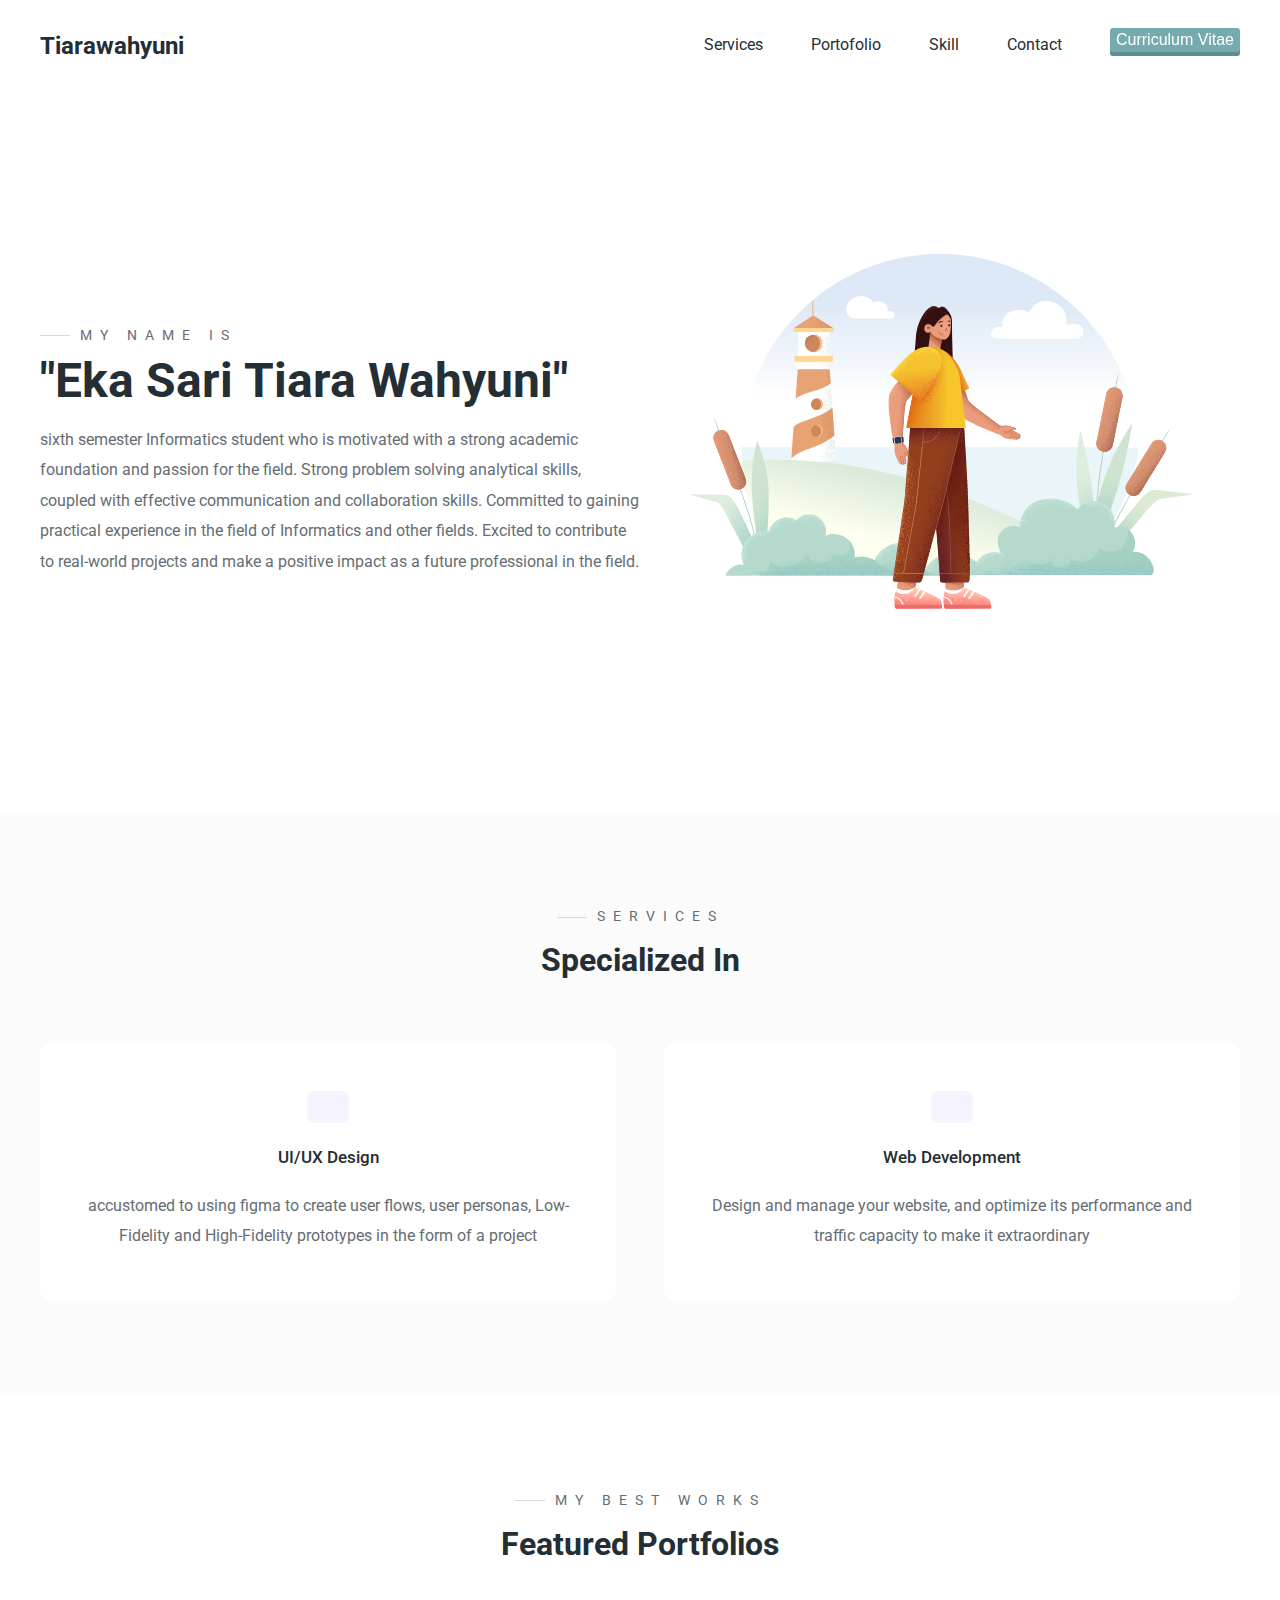
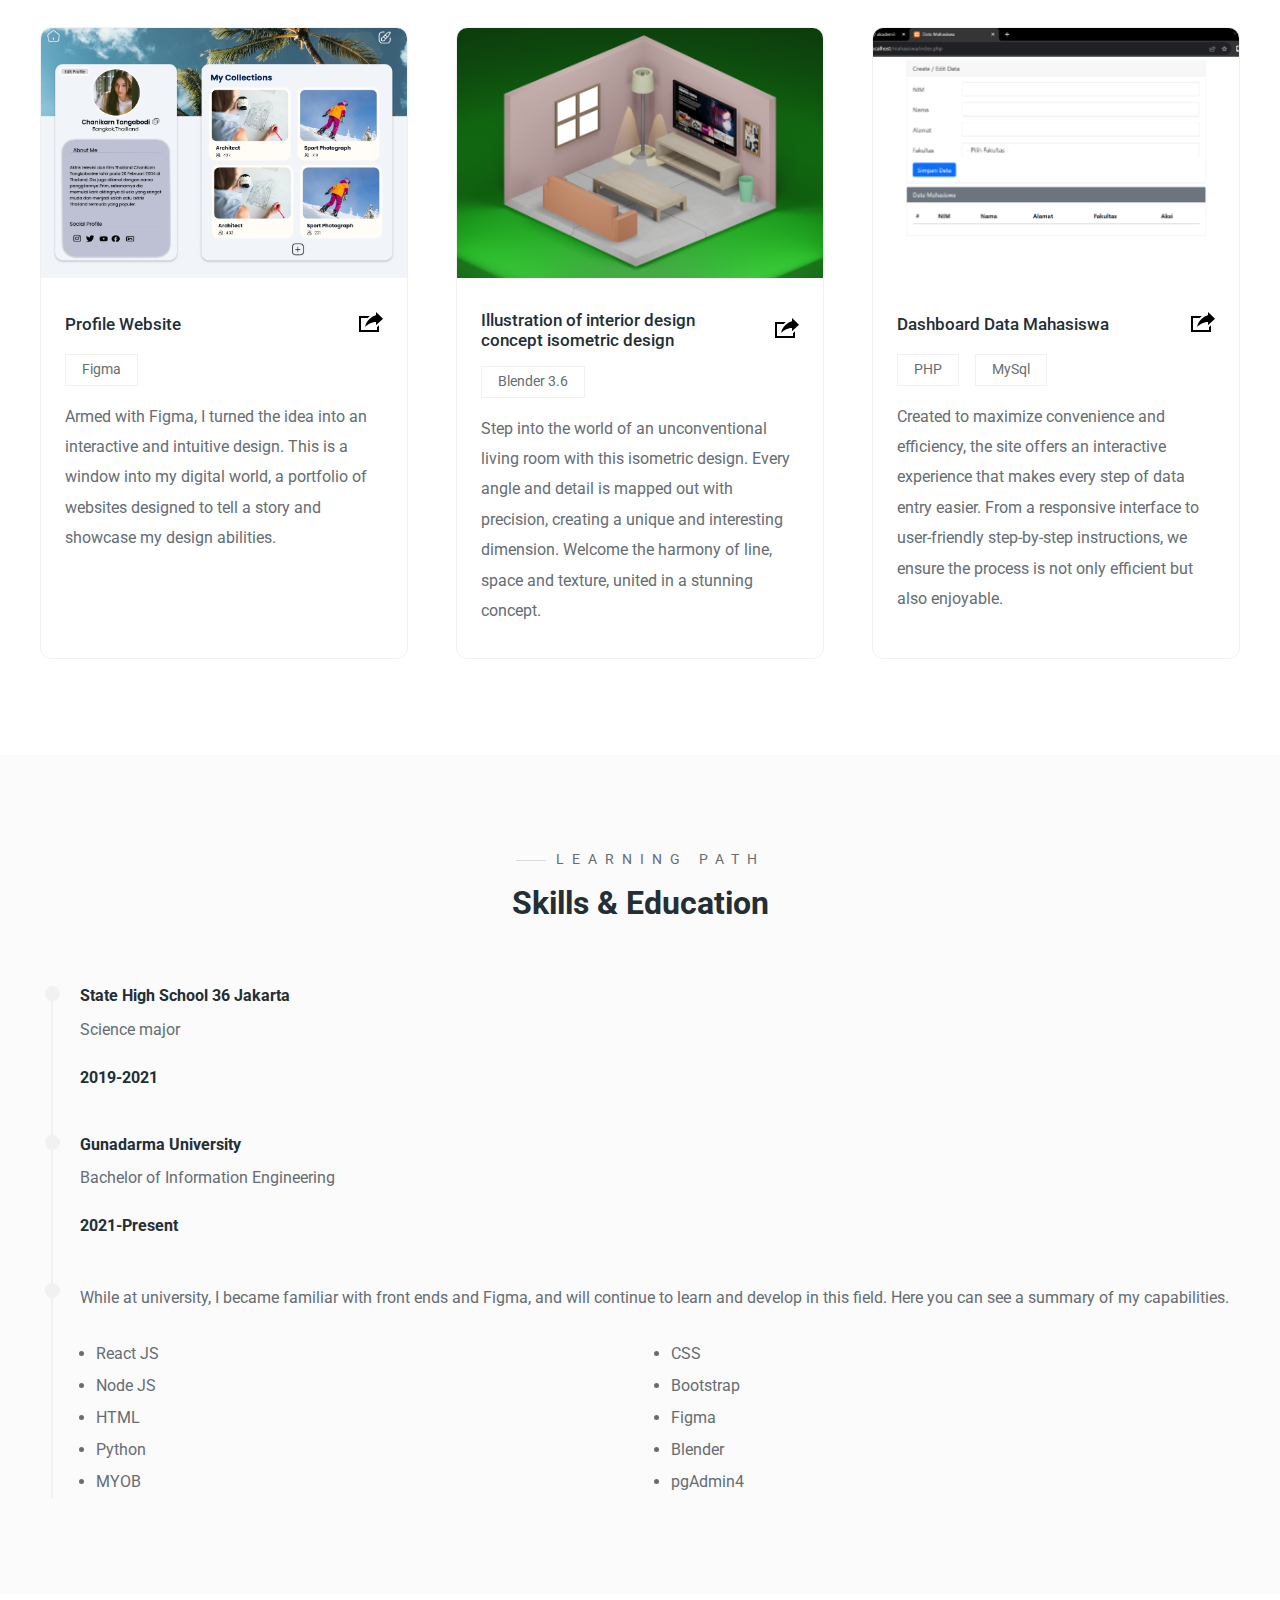
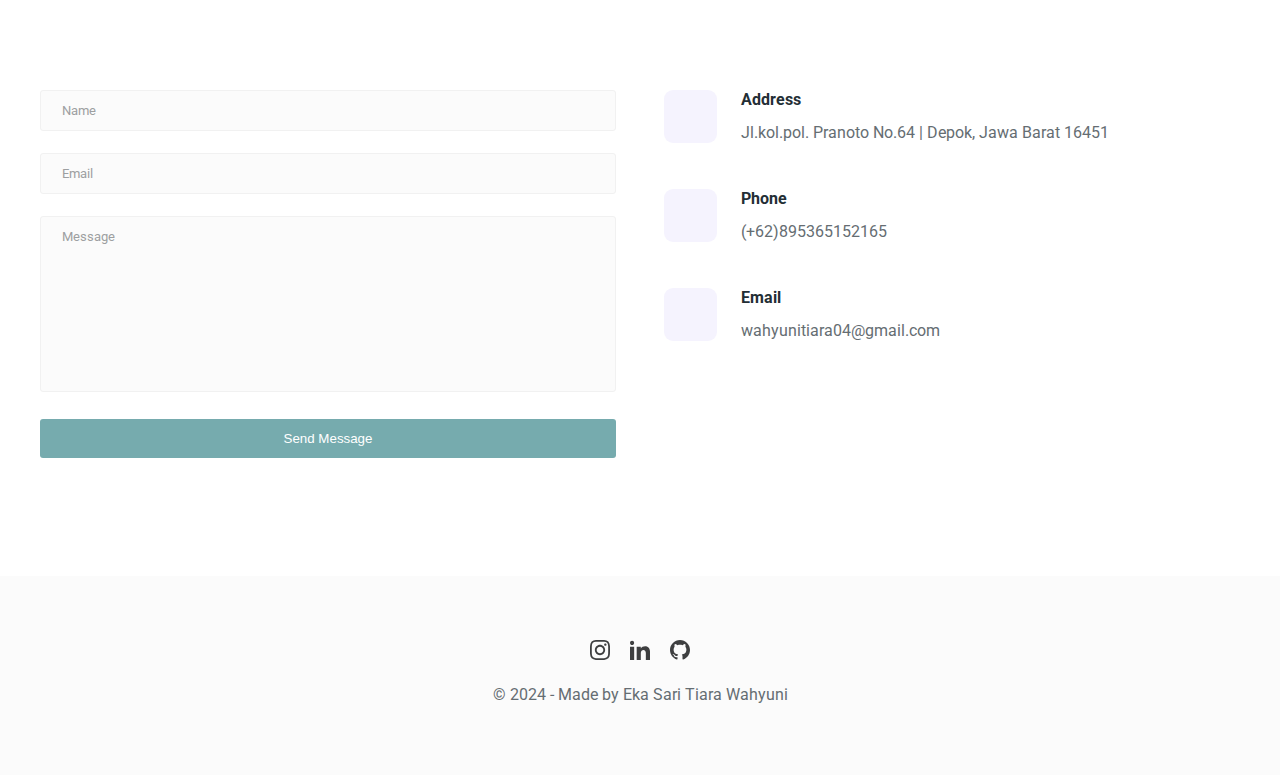
<file: portofolio/index.html>
<!DOCTYPE html>
<html lang="en">
<head>
  <meta charset="UTF-8">
  <meta http-equiv="X-UA-Compatible" content="IE-edge" />
  <meta name="viewport" content="width=device-width, initial-scale=1.0">
  <title>My Portfolio | Eka Sari Tiara Wahyuni</title>
  <link rel="stylesheet" href="style.css" />
  <link rel="stylesheet" href="responsive.css" />
  <link rel="preconnect" href="https://fonts.googleapis.com">
  <script src="https://cdn.lordicon.com/lordicon.js"></script>
<link rel="preconnect" href="https://fonts.gstatic.com" crossorigin>
<link href="https://fonts.googleapis.com/css2?family=Roboto:ital,wght@0,100;0,300;0,400;0,500;0,700;0,900;1,100;1,300;1,400;1,500;1,700;1,900&display=swap" rel="stylesheet">
</head>
<body>
  <!--header-->
  <header>
    <div class="main-container">
      <div class="nav">
        <div class="logo">
          <a href="portofolio/portfolio_tiara">Tiarawahyuni</a>
        </div>

        <nav>
          <ul>
            <li><a href="#services">Services</a></li>
            <li><a href="#portfolios">Portofolio</a></li>
            <li><a href="#skills">Skill</a></li>
            <li><a href="#contact">Contact</a></li>
            <li>
              <a href="CV_Eka Sari Tiara Wahyuni.pdf" target="_blank">
                <style>
                  .front {
                    will-change: transform;
                    transition: transform 250ms;
                  }
                
                  .pushable:hover .front {
                    transform: translateY(-6px);
                  }
                  
                  .pushable:active .front {
                    transform: translateY(-2px);
                  }
                </style>
                
                <button class="pushable">
                  <span class="front">
                    Curriculum Vitae
                  </span>
                </button>
              </a>
            </li>
          </ul>
        </nav>

        <div class="burger">
          <div class="line-1"></div>
          <div class="line-2"></div>
          <div class="line-3"></div>
        </div>
      </div>
      <section id="hero">
        <div class="hero-left">
          <h3 class="pre-title">My name is</h3>
          <h1 class="hero-name">"Eka Sari Tiara Wahyuni"</h1>
          <p>
            sixth semester Informatics student who is motivated with a strong academic foundation and passion for the field. 
            Strong problem solving analytical skills, coupled with effective communication and collaboration skills. Committed to gaining practical experience in the field of Informatics and other fields. 
            Excited to contribute to real-world projects and make a positive impact as a future professional in the field.
          </p> 
        </div>
        <div class="hero-right">
          <img src="./images/hero.svg" alt="Person Standing"/>
        </div>
      </section>
    </div>
  </header>
  <!--end of header-->

  <section id="services">
    <div class="services main-container">
      <h3 class="pre-title">Services</h3>
      <h1 class="section-title services-title">Specialized In</h1>

      <div class="grid-3">
        <!--service 1-->
        <div class="service">
        <div class="service-icon">
          <script src="https://cdn.lordicon.com/lordicon.js"></script>
<lord-icon
    src="https://cdn.lordicon.com/zyzoecaw.json"
    trigger="loop"
    delay="3500"
    colors="primary:#76abae"
    style="width:25px;height:25px">
</lord-icon>
        </div>
        <h4>UI/UX Design</h4>
        <p>accustomed to using figma to create user flows, user personas, 
          Low-Fidelity and High-Fidelity prototypes in the form of a project
        </p>
      </div>

      <!--service 2-->
      <div class="service">
      <div class="service-icon">
        <script src="https://cdn.lordicon.com/lordicon.js"></script>
<lord-icon
    src="https://cdn.lordicon.com/ijahpotn.json"
    trigger="loop"
    delay="3500"
    colors="primary:#76abae"
    style="width:25px;height:25px">
</lord-icon>
      </div>
      <h4>Web Development</h4>
      <p>Design and manage your website, 
        and optimize its performance and traffic capacity to make it extraordinary

      </p>
    </div>
  </div>
  </div> 
  </section>
   <!-- End Services -->

    <!-- Portfolios -->
    <section id="portfolios">
      <div class="portfolios main-container">
        <center>
          <h3 class="pre-title">My Best Works</h3>
          <h1 class="section-title">Featured Portfolios</h1>
        </center>
        
        <div class="grid-3">
          <!-- Portfolio 1 -->
          <div class="portfolio">
            <div class="portfolio-cover">
              <img
                src="./images/portfolios/portfolio-1.png"
                alt="Portfolio 1"
              />
            </div>
            <div class="portfolio-info">
              <div class="portfolio-title">
                <h4>Profile Website</h4>
                <a href="./portfolio_tiara/Figma_UIUX" class="portfolio-link">
                  <svg
                    xmlns="http://www.w3.org/2000/svg"
                    width="24"
                    height="24"
                    viewBox="0 0 24 24"
                  >
                    <path
                      d="M6 17c2.269-9.881 11-11.667 11-11.667v-3.333l7 6.637-7 6.696v-3.333s-6.17-.171-11 5zm12 .145v2.855h-16v-12h6.598c.768-.787 1.561-1.449 2.339-2h-10.937v16h20v-6.769l-2 1.914z"
                    />
                  </svg>
                </a>
              </div>
              <div class="portfolio-tags">
                <div>Figma</div>
              </div>
              <p>
                Armed with Figma, 
                I turned the idea into an interactive and intuitive design. 
                This is a window into my digital world, 
                a portfolio of websites designed to tell a story and showcase my design abilities.
              </p>
            </div>
          </div>

          <!-- Portfolio 2 -->
          <div class="portfolio">
            <div class="portfolio-cover">
              <img
                src="./images/portfolios/portfolio-2.png"
                alt="Portfolio 1"
              />
            </div>
            <div class="portfolio-info">
              <div class="portfolio-title">
                <h4>Illustration of interior design concept isometric design</h4>
                <a href="./portfolio_tiara/Grafik Komputer_Blender" class="portfolio-link">
                  <svg
                    xmlns="http://www.w3.org/2000/svg"
                    width="24"
                    height="24"
                    viewBox="0 0 24 24"
                  >
                    <path
                      d="M6 17c2.269-9.881 11-11.667 11-11.667v-3.333l7 6.637-7 6.696v-3.333s-6.17-.171-11 5zm12 .145v2.855h-16v-12h6.598c.768-.787 1.561-1.449 2.339-2h-10.937v16h20v-6.769l-2 1.914z"
                    />
                  </svg>
                </a>
              </div>
              <div class="portfolio-tags">
                <div>Blender 3.6</div>
              </div>
              <p>
                Step into the world of an unconventional living room with this isometric design. 
                Every angle and detail is mapped out with precision, creating a unique and interesting dimension. 
                Welcome the harmony of line, space and texture, united in a stunning concept.
              </p>
            </div>
          </div>

          <!-- Portfolio 3 -->
          <div class="portfolio">
            <div class="portfolio-cover">
              <img
                src="./images/portfolios/portfolio-3.png"
                alt="Portfolio 1"
              />
            </div>
            <div class="portfolio-info">
              <div class="portfolio-title">
                <h4>Dashboard Data Mahasiswa</h4>
                <a href="./portfolio_tiara/PEMROGRAMAN WEB" class="portfolio-link">
                  <svg
                    xmlns="http://www.w3.org/2000/svg"
                    width="24"
                    height="24"
                    viewBox="0 0 24 24"
                  >
                    <path
                      d="M6 17c2.269-9.881 11-11.667 11-11.667v-3.333l7 6.637-7 6.696v-3.333s-6.17-.171-11 5zm12 .145v2.855h-16v-12h6.598c.768-.787 1.561-1.449 2.339-2h-10.937v16h20v-6.769l-2 1.914z"
                    />
                  </svg>
                </a>
              </div>
              <div class="portfolio-tags">
                <div>PHP</div>
                <div>MySql</div>
              </div>
              <p>
                Created to maximize convenience and efficiency, 
                the site offers an interactive experience that makes every step of data entry easier. 
                From a responsive interface to user-friendly step-by-step instructions, 
                we ensure the process is not only efficient but also enjoyable.
              </p>
            </div>
          </div>
        </div>
      </div>
    </section>
    <!-- End Portfolios -->

    <!-- Skills & Education -->
    <section id="skills">
      <div class="skills main-container">
        <center>
          <h3 class="pre-title">Learning Path</h3>
        <h1 class="section-title">Skills & Education</h1>
        </center>
        <div class="skills-grid">
          <div class="skills-left">
            <div class="education">
              <div class="line">
                <div></div>
              </div>
              <div class="education-info">
                <h4 class="education-title">State High School 36 Jakarta</h4>
                <p>Science major</p>
                <h4 class="education-years">2019-2021</h4>
              </div>
            </div>
            <div class="education">
              <div class="line">
                <div></div>
              </div>

              <div class="education-info">
                <h4 class="education-title">Gunadarma University</h4>
                <p>Bachelor of Information Engineering</p>
                <h4 class="education-years">2021-Present</h4>
              </div>
            </div>
            <div class="education">
              <div class="line">
                <div></div>
              </div>
              
          <div class="skills-right">
            <p>
              While at university, I became familiar with front ends and Figma, 
              and will continue to learn and develop in this field. 
              Here you can see a summary of my capabilities.
            </p>
            <div class="grid-3">
            <div class="skills-list">
              <ul>
                <li>React JS</li>
                <li>Node JS</li>
                <li>HTML</li>
                <li>Python</li>
                <li>MYOB</li>
              </ul>

              <ul>
                <li>CSS</li>
                <li>Bootstrap</li>
                <li>Figma</li>
                <li>Blender</li>
                <li>pgAdmin4</li>
              </ul>
            </div>
          </div>
          </div>
        </div>
      </div>
    </section>
    <!-- End Skills & Education  -->

    <!-- Contact -->
    <section id="contact">
      <div class="contact main-container">
        <div class="contact-left">
          <form
            action="https://formspree.io/f/mzbnjrer"
            method="POST"
            class="contact-form"
          >
            <div>
              <input type="text" placeholder="Name" name="name" />
            </div>
            <div>
              <input type="email" placeholder="Email" name="email" />
            </div>
            <div>
              <textarea
                name="message"
                id="message"
                cols="30"
                rows="10"
                placeholder="Message"
              ></textarea>
            </div>
            <div>
              <button class="btn-submit">Send Message</button>
            </div>
          </form>
        </div>

        <div class="contact-right">
          <div class="contact-item">
            <div class="contact-item-icon">
              <script src="https://cdn.lordicon.com/lordicon.js"></script>
<lord-icon
    src="https://cdn.lordicon.com/iikoxwld.json"
    trigger="hover"
    delay="150"
    colors="primary:#76abae"
    style="width:25px;height:25px">
</lord-icon>
            </div>
            <div class="contact-item-detail">
              <h4>Address</h4>
              <p>Jl.kol.pol. Pranoto No.64 | Depok, Jawa Barat 16451 </p>
            </div>
          </div>

          <div class="contact-item">
            <div class="contact-item-icon">
              <script src="https://cdn.lordicon.com/lordicon.js"></script>
<lord-icon
    src="https://cdn.lordicon.com/srsgifqc.json"
    trigger="hover"
    colors="primary:#76abae"
    style="width:25px;height:25px">
</lord-icon>
            </div>
            <div class="contact-item-detail">
              <h4>Phone</h4>
              <p>(+62)895365152165 </p>
            </div>
          </div>

          <div class="contact-item">
            <div class="contact-item-icon">
              <script src="https://cdn.lordicon.com/lordicon.js"></script>
<lord-icon
    src="https://cdn.lordicon.com/xtzvywzp.json"
    trigger="hover"
    colors="primary:#76abae"
    style="width:25px;height:25px">
</lord-icon>
            </div>
            <div class="contact-item-detail">
              <h4>Email</h4>
              <p>wahyunitiara04@gmail.com</p>
            </div>
          </div>
        </div>
      </div>
    </section>
    <!-- End Contact -->

    <!-- Footer -->
    <footer>
      <div class="footer-icons">
        <a href="https://www.instagram.com/tiaraindaeyo?igsh=MXcyMHdhZDU3ZWp6eA==">
          <svg
            xmlns="http://www.w3.org/2000/svg"
            width="20"
            height="20"
            viewBox="0 0 24 24"
          >
            <path
              d="M12 2.163c3.204 0 3.584.012 4.85.07 3.252.148 4.771 1.691 4.919 4.919.058 1.265.069 1.645.069 4.849 0 3.205-.012 3.584-.069 4.849-.149 3.225-1.664 4.771-4.919 4.919-1.266.058-1.644.07-4.85.07-3.204 0-3.584-.012-4.849-.07-3.26-.149-4.771-1.699-4.919-4.92-.058-1.265-.07-1.644-.07-4.849 0-3.204.013-3.583.07-4.849.149-3.227 1.664-4.771 4.919-4.919 1.266-.057 1.645-.069 4.849-.069zm0-2.163c-3.259 0-3.667.014-4.947.072-4.358.2-6.78 2.618-6.98 6.98-.059 1.281-.073 1.689-.073 4.948 0 3.259.014 3.668.072 4.948.2 4.358 2.618 6.78 6.98 6.98 1.281.058 1.689.072 4.948.072 3.259 0 3.668-.014 4.948-.072 4.354-.2 6.782-2.618 6.979-6.98.059-1.28.073-1.689.073-4.948 0-3.259-.014-3.667-.072-4.947-.196-4.354-2.617-6.78-6.979-6.98-1.281-.059-1.69-.073-4.949-.073zm0 5.838c-3.403 0-6.162 2.759-6.162 6.162s2.759 6.163 6.162 6.163 6.162-2.759 6.162-6.163c0-3.403-2.759-6.162-6.162-6.162zm0 10.162c-2.209 0-4-1.79-4-4 0-2.209 1.791-4 4-4s4 1.791 4 4c0 2.21-1.791 4-4 4zm6.406-11.845c-.796 0-1.441.645-1.441 1.44s.645 1.44 1.441 1.44c.795 0 1.439-.645 1.439-1.44s-.644-1.44-1.439-1.44z"
            />
          </svg>
        </a>

        <a href="https://www.linkedin.com/in/eka-sari-tiara-wahyuni-98767720b">
          <svg
            xmlns="http://www.w3.org/2000/svg"
            width="20"
            height="20"
            viewBox="0 0 24 24"
          >
            <path
              d="M4.98 3.5c0 1.381-1.11 2.5-2.48 2.5s-2.48-1.119-2.48-2.5c0-1.38 1.11-2.5 2.48-2.5s2.48 1.12 2.48 2.5zm.02 4.5h-5v16h5v-16zm7.982 0h-4.968v16h4.969v-8.399c0-4.67 6.029-5.052 6.029 0v8.399h4.988v-10.131c0-7.88-8.922-7.593-11.018-3.714v-2.155z"
            />
          </svg>
        </a>

        <a href="https://github.com/">
          <svg
            xmlns="http://www.w3.org/2000/svg"
            width="20"
            height="20"
            viewBox="0 0 24 24"
          >
            <path
              d="M12 0c-6.626 0-12 5.373-12 12 0 5.302 3.438 9.8 8.207 11.387.599.111.793-.261.793-.577v-2.234c-3.338.726-4.033-1.416-4.033-1.416-.546-1.387-1.333-1.756-1.333-1.756-1.089-.745.083-.729.083-.729 1.205.084 1.839 1.237 1.839 1.237 1.07 1.834 2.807 1.304 3.492.997.107-.775.418-1.305.762-1.604-2.665-.305-5.467-1.334-5.467-5.931 0-1.311.469-2.381 1.236-3.221-.124-.303-.535-1.524.117-3.176 0 0 1.008-.322 3.301 1.23.957-.266 1.983-.399 3.003-.404 1.02.005 2.047.138 3.006.404 2.291-1.552 3.297-1.23 3.297-1.23.653 1.653.242 2.874.118 3.176.77.84 1.235 1.911 1.235 3.221 0 4.609-2.807 5.624-5.479 5.921.43.372.823 1.102.823 2.222v3.293c0 .319.192.694.801.576 4.765-1.589 8.199-6.086 8.199-11.386 0-6.627-5.373-12-12-12z"
            />
          </svg>
        </a>
      </div>
      <p>&#169; 2024 - Made by Eka Sari Tiara Wahyuni</p>
    </footer>
    <!-- End Footer -->

    <script src="main.js"></script>
    
</body>
</html>
</file>
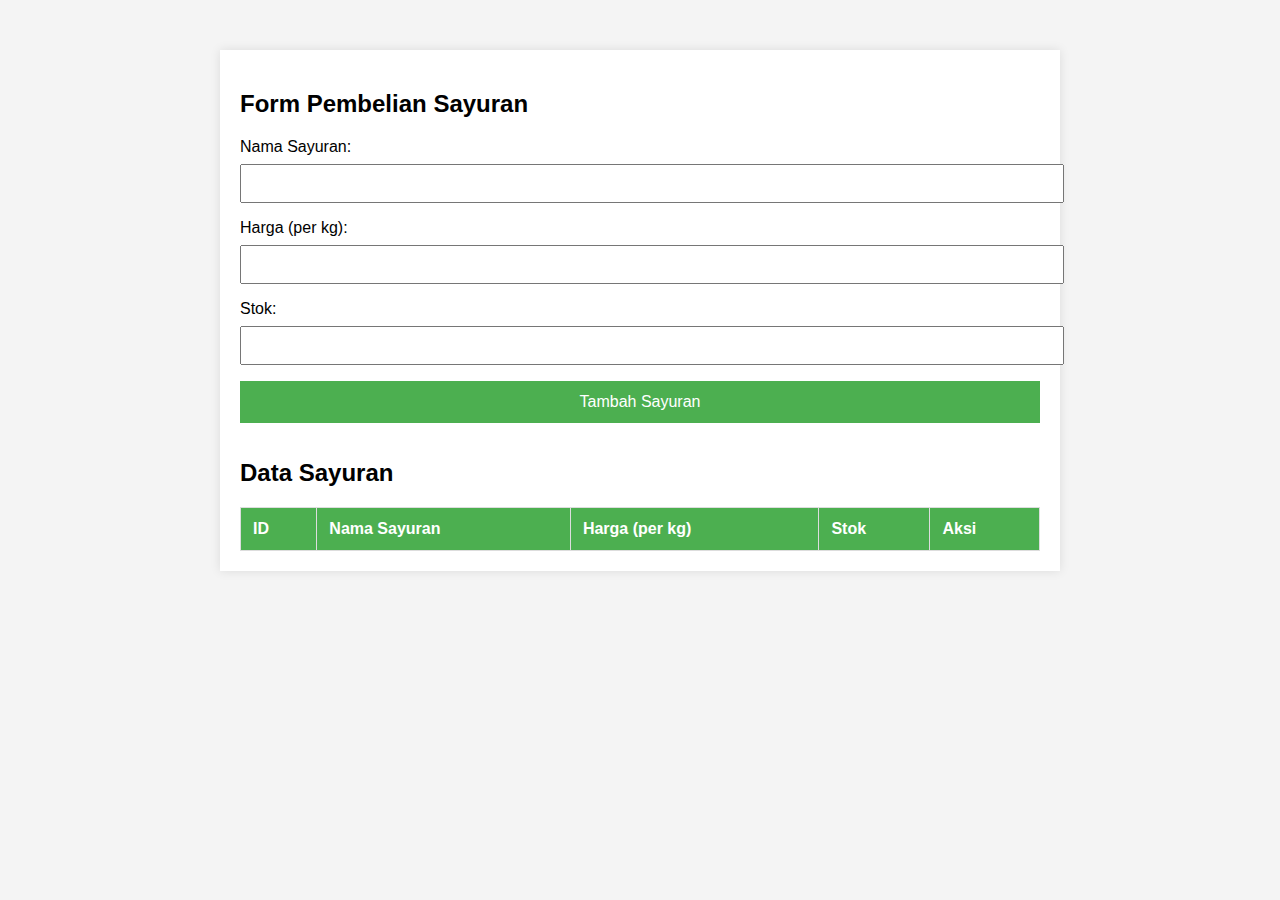
<file: portofolio/portfolio_tiara/PEMROGRAMAN WEB/sayur/index.html>
<!DOCTYPE html>
<html lang="en">
<head>
    <meta charset="UTF-8">
    <meta name="viewport" content="width=device-width, initial-scale=1.0">
    <title>Pembelian Sayuran</title>
    <link rel="stylesheet" href="style.css">
</head>
<body>
    <div class="container">
        <h2>Form Pembelian Sayuran</h2>
        <form action="process.php" method="post">
            <label for="nama_sayuran">Nama Sayuran:</label>
            <input type="text" name="nama_sayuran" required>

            <label for="harga">Harga (per kg):</label>
            <input type="number" step="0.01" name="harga" required>

            <label for="stok">Stok:</label>
            <input type="number" name="stok" required>

            <button type="submit">Tambah Sayuran</button>
        </form>

        <h2>Data Sayuran</h2>
        <table>
            <thead>
                <tr>
                    <th>ID</th>
                    <th>Nama Sayuran</th>
                    <th>Harga (per kg)</th>
                    <th>Stok</th>
                    <th>Aksi</th>
                </tr>
            </thead>
            <tbody>
                <!-- Tampilkan data sayuran disini -->
            </tbody>
        </table>
    </div>
</body>
</html>
</file>
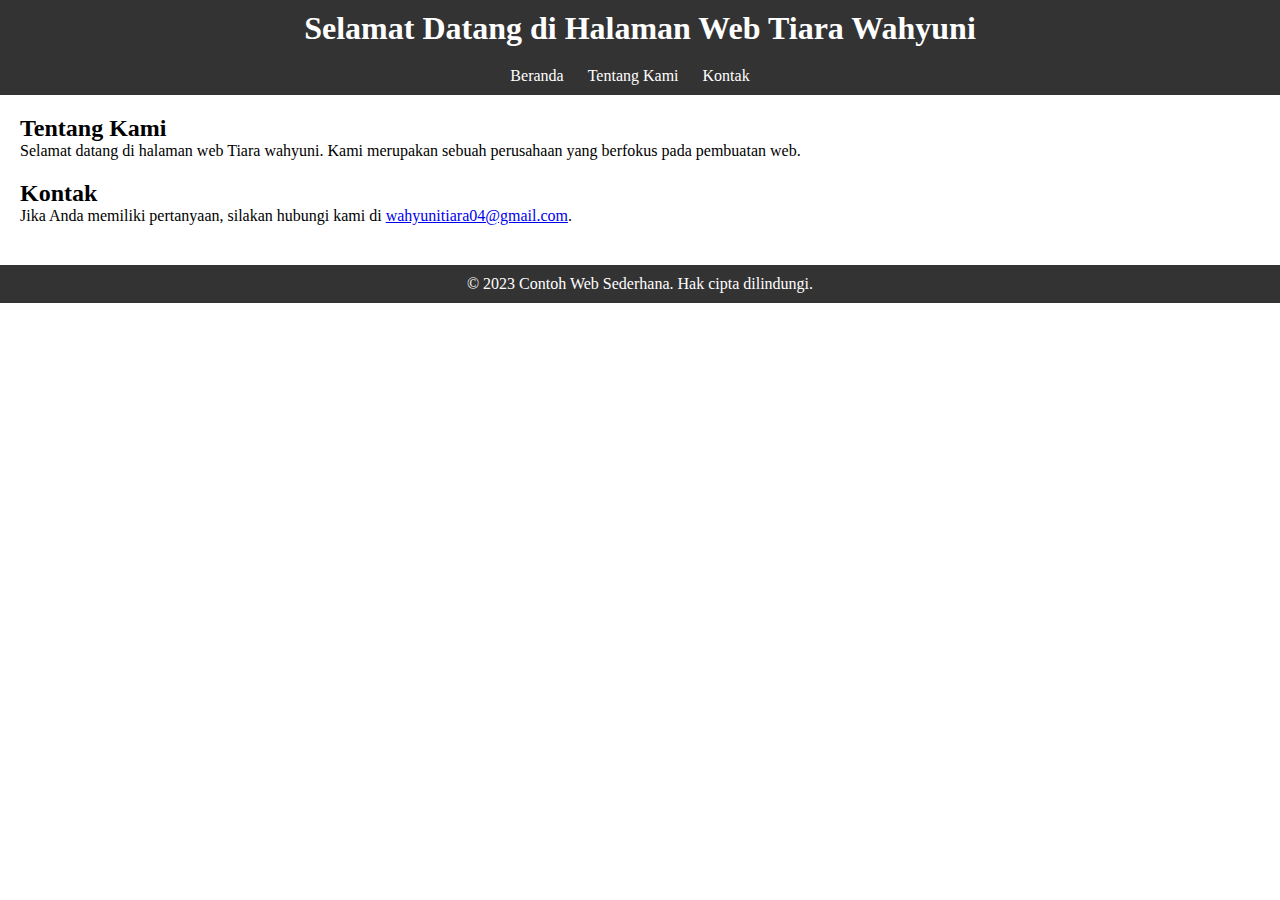
<file: portofolio/portfolio_tiara/PEMROGRAMAN WEB/web.html>
<!DOCTYPE html>
<html>
<head>
    <title>Halaman Web Tiara Wahyuni</title>
    <link rel="stylesheet" type="text/css" href="style.css">
</head>
<body>
    <header>
        <h1>Selamat Datang di Halaman Web Tiara Wahyuni</h1>
    </header>
    <nav>
        <ul>
            <li><a href="#">Beranda</a></li>
            <li><a href="#">Tentang Kami</a></li>
            <li><a href="#">Kontak</a></li>
        </ul>
    </nav>
    <main>
        <section>
            <h2>Tentang Kami</h2>
            <p>Selamat datang di halaman web Tiara wahyuni. Kami merupakan sebuah perusahaan yang berfokus pada pembuatan web.</p>
        </section>
        <section>
            <h2>Kontak</h2>
            <p>Jika Anda memiliki pertanyaan, silakan hubungi kami di <a href="mailto:wahyunitiara04@gmail.com">wahyunitiara04@gmail.com</a>.</p>
        </section>
    </main>
    <footer>
        <p>&copy; 2023 Contoh Web Sederhana. Hak cipta dilindungi.</p>
    </footer>
</body>
</html>
</file>
<file: portofolio/style.css>
@import url("https://fonts.googleapis.com/css2?family=Roboto:wght@300;400;500;700;900&display=swap");

:root {
  --primaryTextColor: #232e35; /* Untuk title atau judul */
  --secondaryTextColor: #656d72; /* Untuk text biasa seperti paragraph contohnya */

  --borderColor: #f1f1f1;
  --lineColor: #d9d9d9; /* untuk line di pre-title */

  --primaryBackgroundColor: #fff;
  --secondaryBackgroundColor: #fbfbfb;
  --thirdBackgroundColor: #f5f3fe;

  --primaryIconColor: #76ABAE;
  --primaryIconColorHover: #468b8e;

  --sectionPadding: 6rem 0;

  --itemBorderRadius: 0.7rem;
}

* {
  margin: 0;
  padding: 0;
  box-sizing: border-box;
  scroll-behavior: smooth;
}

body {
  font-family: "Roboto", sans-serif;
}

h1,
h2,
h3,
h4,
h5,
h6,
strong {
  color: var(--primaryTextColor);
}

p {
  font-size: 1rem; /* 16 px */
  line-height: 1.9rem; /*30.4 px */
}

p,
span,
label,
input,
textarea,
li {
  color: var(--secondaryTextColor);
}

a {
  text-decoration: none;
}

/* End Preparation */

.main-container {
  width: 1200px;
  margin: 0 auto;
}

@media screen and (max-width: 1200px) {
  .main-container {
    width: 90%;
  }
}

/* Buttons */
.pushable {
  background: #608c8f;
  border: none;
  border-radius: 3px;
  padding: 0;
  cursor: pointer;
}
.front {
  display: block;
  padding: 3px 6px;
  border-radius: 3px;
  font-size: 1rem;
  background: #76ABAE;
  color: white;
  transform: translateY(-4px);
}

.pushable:focus:not(:focus-visible) {
  outline: none;
}


/* Titles */
.section-title {
  margin: 1rem 0 4rem;
  font-size: 2rem;
}

.pre-title {
  text-transform: uppercase;
  letter-spacing: 0.5rem;
  color: var(--secondaryTextColor);
  position: relative;
  padding-left: 40px;
  width: fit-content;
  font-weight: 400;
  font-size: 0.9rem;
}

.pre-title::before {
  content: "";
  width: 30px;
  height: 1px;
  background: var(--lineColor);
  position: absolute;
  display: block;
  left: 0;
  top: 50%;
}

/* Layouts */
.grid-3 {
  display: grid;
  /* grid-template-columns: 1fr 1fr 1fr; use this first, use code below when its time for explaining responsive design part */
  grid-template-columns: repeat(auto-fit, minmax(250px, 1fr));
  gap: 3rem;
}

/* --- Logo and Navigation Menu --- */
.nav {
  display: flex;
  justify-content: space-between;
  padding: 2rem 0;
}

nav ul {
  list-style: none;
  display: flex;
  gap: 3rem;
}

.nav li :hover {
  color: var(--primaryIconColorHover);
  cursor: pointer;
  transition: 0.2s ease-in-out;
}

/* Logo */
.logo {
  display: flex;
  align-items: center;
  font-weight: 700;
  font-size: 1.5rem;
}

.logo a {
  color: var(--primaryTextColor);
}

/* Navigation Menu */
nav ul li {
  display: flex;
  align-items: center;
}

nav ul li a {
  color: var(--primaryTextColor);
}

/* Burger - Save for later on video */
.burger div {
  width: 25px;
  height: 2px;
  background-color: #000;
  margin: 7px;
  transition: all 0.3s;
  z-index: 99;
}

.burger {
  display: none;
  z-index: 99;
  position: fixed;
  top: 33px;
  right: 35px;
}

/* Hero Section */
#hero {
  height: 720px;
  display: grid;
  grid-template-columns: 1fr 1fr;
  /* We're not going to use automatic template columns, because we need to know when the columns is go below. So we can exchange the order of the element */
  align-items: center;
}

.hero-name {
  font-size: 3rem;
  font-weight: 700;
  margin: 0.5rem 0 1rem;
}

.hero-right img {
  width: 90%;
}

.hero-right {
  display: flex;
  justify-content: center;
}

/* Services Section */
#services {
  background-color: var(--secondaryBackgroundColor);
  padding: var(--sectionPadding);
}

.services .pre-title {
  margin: 0 auto;
}

.services-title {
  text-align: center;
}

.service {
  padding: 3rem 2rem;
  text-align: center;
  background: var(--primaryBackgroundColor);
  border-radius: var(--itemBorderRadius);
}

.service h4 {
  margin: 1.5rem 0;
  font-weight: 500;
  font-size: 1.05rem;
}

.service-icon {
  background: var(--thirdBackgroundColor);
  width: fit-content;
  margin: 0 auto;
  padding: 1rem 1.3rem;
  border-radius: 0.5rem;
}

.service-icon svg {
  fill: var(--primaryIconColor);
}

.service-icon {
  background: var(--thirdBackgroundColor);
  width: fit-content;
  margin: 0 auto;
  padding: 1rem 1.3rem;
  border-radius: 0.5rem;
}

.service-icon svg {
  fill: var(--primaryIconColor);
}

/* Portfolios */
#portfolios {
  padding: var(--sectionPadding);
}

.portfolio {
  border-radius: var(--itemBorderRadius);
  overflow: hidden; /* supaya gambar yang diatas itu dia ngikut border radiusnya, karena yang dikasih border radius disini adalah div portfolio ini */
  border: 1px solid var(--borderColor);
}

.portfolio-cover {
  height: 250px;
}

.portfolio img {
  width: 100%;
  height: 100%;
  object-fit: cover;
}

.portfolio-info {
  padding: 2rem 1.5rem;
}

.portfolio-title {
  display: flex;
  justify-content: space-between;
  align-items: center;
  gap: 1rem;
}

.portfolio h4 {
  font-weight: 500;
  font-size: 1.05rem;
}

.portfolio-title a svg:hover {
  fill: var(--primaryIconColor);
}

.portfolio-title a svg {
  transition: 0.2s ease-in-out;
}

.portfolio-tags {
  display: flex;
  gap: 1rem;
  margin: 1rem 0;
  text-align: center;
}

.portfolio-tags div {
  font-size: 0.9rem;
  border: 1px solid var(--borderColor);
  padding: 0.4rem 1rem;
  color: var(--secondaryTextColor);
}

.portfolio-tags div {
  font-size: 0.9rem;
  border: 1px solid var(--borderColor);
  padding: 0.4rem 1rem;
  color: var(--secondaryTextColor);
}

/* Skills and Education */
#skills {
  padding: var(--sectionPadding);
  background: var(--secondaryBackgroundColor);
}

.skills-grid {
  display: grid;
  /* grid-template-columns: 40% 60%; */
  grid-template-columns: repeat(auto-fit, minmax(350px, 1fr));
  gap: 3rem;
}

.education {
  display: flex;
  gap: 1rem;
}

.education .line {
  padding: 0 0.7rem;
}

.education .line div {
  width: 2px;
  height: 100%;
  background: var(--borderColor);
  position: relative;
}

.education-info p {
  margin: 0.6rem 0 1.4rem;
}

.education-years {
  margin-bottom: 3rem;
}

/* The dot on the line */
.education .line div:before {
  content: "";
  width: 15px;
  height: 15px;
  background: var(--borderColor);
  border-radius: 50%;
  position: absolute;
  left: -6px;
}

/* Right side of Skills */
.skills-list {
  display: grid;
  grid-template-columns: 1fr 1fr;
  margin-top: 1.5rem;
}

.skills-right ul {
  line-height: 2rem;
  padding: 0 1rem;
}

/* Contact Section */
#contact {
  padding: var(--sectionPadding);
}

.contact {
  display: grid;
  /* grid-template-columns: 1fr 1fr; */
  grid-template-columns: repeat(auto-fit, minmax(350px, 1fr));
  gap: 3rem;
}

.contact-form div {
  margin-bottom: 1.4rem;
}

.contact-form input,
.contact-form textarea {
  width: 100%;
  padding: 0.75rem 1.3rem;
  font-family: "Roboto", sans-serif;
  background: var(--secondaryBackgroundColor);
  border: 1px solid var(--borderColor);
  border-radius: 3px;
  resize: none;
}

.contact-form input::placeholder,
.contact-form textarea::placeholder {
  color: #9d9fa1;
}

.contact-form input:focus,
.contact-form textarea:focus {
  outline: none;
  border: 1px solid #7d7d7d;
}

.btn-submit {
  width: 100%;
  padding: 0.75rem 1.3rem;
  background-color: var(--primaryIconColor);
  color: #fff;
  border: none;
  border-radius: 3px;
  cursor: pointer;
  transition: 0.2s ease-in-out;
}

.btn-submit:hover {
  background-color: var(--primaryIconColorHover);
}

/* Contact Section - Right Side */
.contact-item {
  display: flex;
  gap: 1.5rem;
  margin-bottom: 2.5rem;
}

.contact-item-icon {
  background: var(--thirdBackgroundColor);
  /* padding: 0.8rem 1rem; */
  width: 53px;
  height: 53px;
  border-radius: 9px;
  display: flex;
  align-items: center;
  justify-content: center;
}

.contact-item-icon svg {
  fill: var(--primaryIconColor);
}

.contact-item-detail h4 {
  margin-bottom: 0.6rem;
}

/* Footer Section */
footer {
  padding: 4rem 0;
  background: var(--secondaryBackgroundColor);
  text-align: center;
}

.footer-icons {
  margin-bottom: 1rem;
}

.footer-icons a {
  margin: 0 0.5rem;
}

.footer-icons svg {
  fill: #3e3f40;
}

.footer-icons a:hover svg {
  fill: #468b8e;
}
</file>
<file: portofolio/responsive.css>
@media screen and (max-width: 1000px) {
    p {
      font-size: 0.9rem;
      line-height: 1.8;
    }
  
    .grid-3 {
      gap: 1rem;
    }
  
    .skills-right ul li {
      font-size: 0.9rem;
    }
  }
  
  @media screen and (max-width: 825px) {
    /* Burger */
    .burger {
      display: block;
      cursor: pointer;
    }
  
    .toggle-burger .line-1 {
      transform: rotate(-45deg) translate(-5px, 7px);
    }
  
    .toggle-burger .line-2 {
      opacity: 0;
    }
  
    .toggle-burger .line-3 {
      transform: rotate(45deg) translate(-5px, -7px);
    }
  
    /* Navigation */
    nav {
      position: fixed;
      width: 50%;
      right: 0;
      top: 0;
      height: 100vh;
      flex-direction: column;
      background: var(--primaryBackgroundColor);
      border-left: 1px solid var(--borderColor);
      z-index: 9;
      transform: translateX(100%);
      transition: 0.2s ease-in-out;
    }
  
    nav ul {
      height: 100vh;
      align-items: center;
      flex-direction: column;
      justify-content: center;
    }
  
    .nav-active {
      transform: translateX(0);
    }
    /* End of Navigation */
  
    :root {
      --sectionPadding: 4rem 0;
    }
  
    /* Titles */
    .section-title {
      font-size: 1.6rem;
      margin: 0.6rem 0 2.5rem;
    }
  
    .pre-title {
      font-size: 0.8rem;
    }
  
    /* Hero Section */
    #hero {
      grid-template-columns: 1fr;
      height: fit-content;
    }
  
    .hero-right {
      order: -1;
    }
  
    .hero-right img {
      width: 70%;
    }
  
    .hero-left {
      text-align: center;
      padding-bottom: 5rem;
    }
  
    .hero-left .pre-title {
      margin: 0 auto;
    }
  
    .hero-name {
      font-size: 2.3rem;
      margin-bottom: 0.5rem;
    }
  
    /* Skills Section */
    .skills-grid {
      gap: 1rem;
    }
  
    /* Footer */
    footer {
      padding: 2rem 0;
    }
  }
  
  /* Mobile Size */
  @media screen and (max-width: 640px) {
    /* Titles */
    .section-title {
      font-size: 1.3rem;
    }
  
    .pre-title {
      font-size: 0.7rem;
    }
  }
</file>
<file: portofolio/portfolio_tiara/PEMROGRAMAN WEB/sayur/style.css>
body {
    font-family: Arial, sans-serif;
    background-color: #f4f4f4;
    margin: 0;
    padding: 0;
}

.container {
    max-width: 800px;
    margin: 50px auto;
    background-color: #fff;
    padding: 20px;
    box-shadow: 0 0 10px rgba(0, 0, 0, 0.1);
}

form {
    margin-bottom: 20px;
}

label {
    display: block;
    margin-bottom: 8px;
}

input,
textarea,
button {
    width: 100%;
    padding: 10px;
    margin-bottom: 16px;
}

button {
    background-color: #4caf50;
    color: #fff;
    border: none;
    padding: 12px 20px;
    text-align: center;
    text-decoration: none;
    display: inline-block;
    font-size: 16px;
    cursor: pointer;
}

table {
    width: 100%;
    border-collapse: collapse;
    margin-top: 20px;
}

table, th, td {
    border: 1px solid #ddd;
}

th, td {
    padding: 12px;
    text-align: left;
}

th {
    background-color: #4caf50;
    color: #fff;
}
</file>
<file: portofolio/portfolio_tiara/PEMROGRAMAN WEB/style.css>
/* Reset CSS */
* {
    margin: 0;
    padding: 0;
    box-sizing: border-box;
}

/* Styling header */
header {
    background-color: #333;
    color: #fff;
    text-align: center;
    padding: 10px;
}

/* Styling navigation */
nav ul {
    list-style: none;
    background-color: #333;
    text-align: center;
    padding: 10px;
}

nav ul li {
    display: inline;
    margin-right: 20px;
}

nav ul li a {
    text-decoration: none;
    color: #fff;
}

/* Styling main content */
main {
    padding: 20px;
}

section {
    margin-bottom: 20px;
}

/* Styling footer */
footer {
    background-color: #333;
    color: #fff;
    text-align: center;
    padding: 10px;
}
</file>
